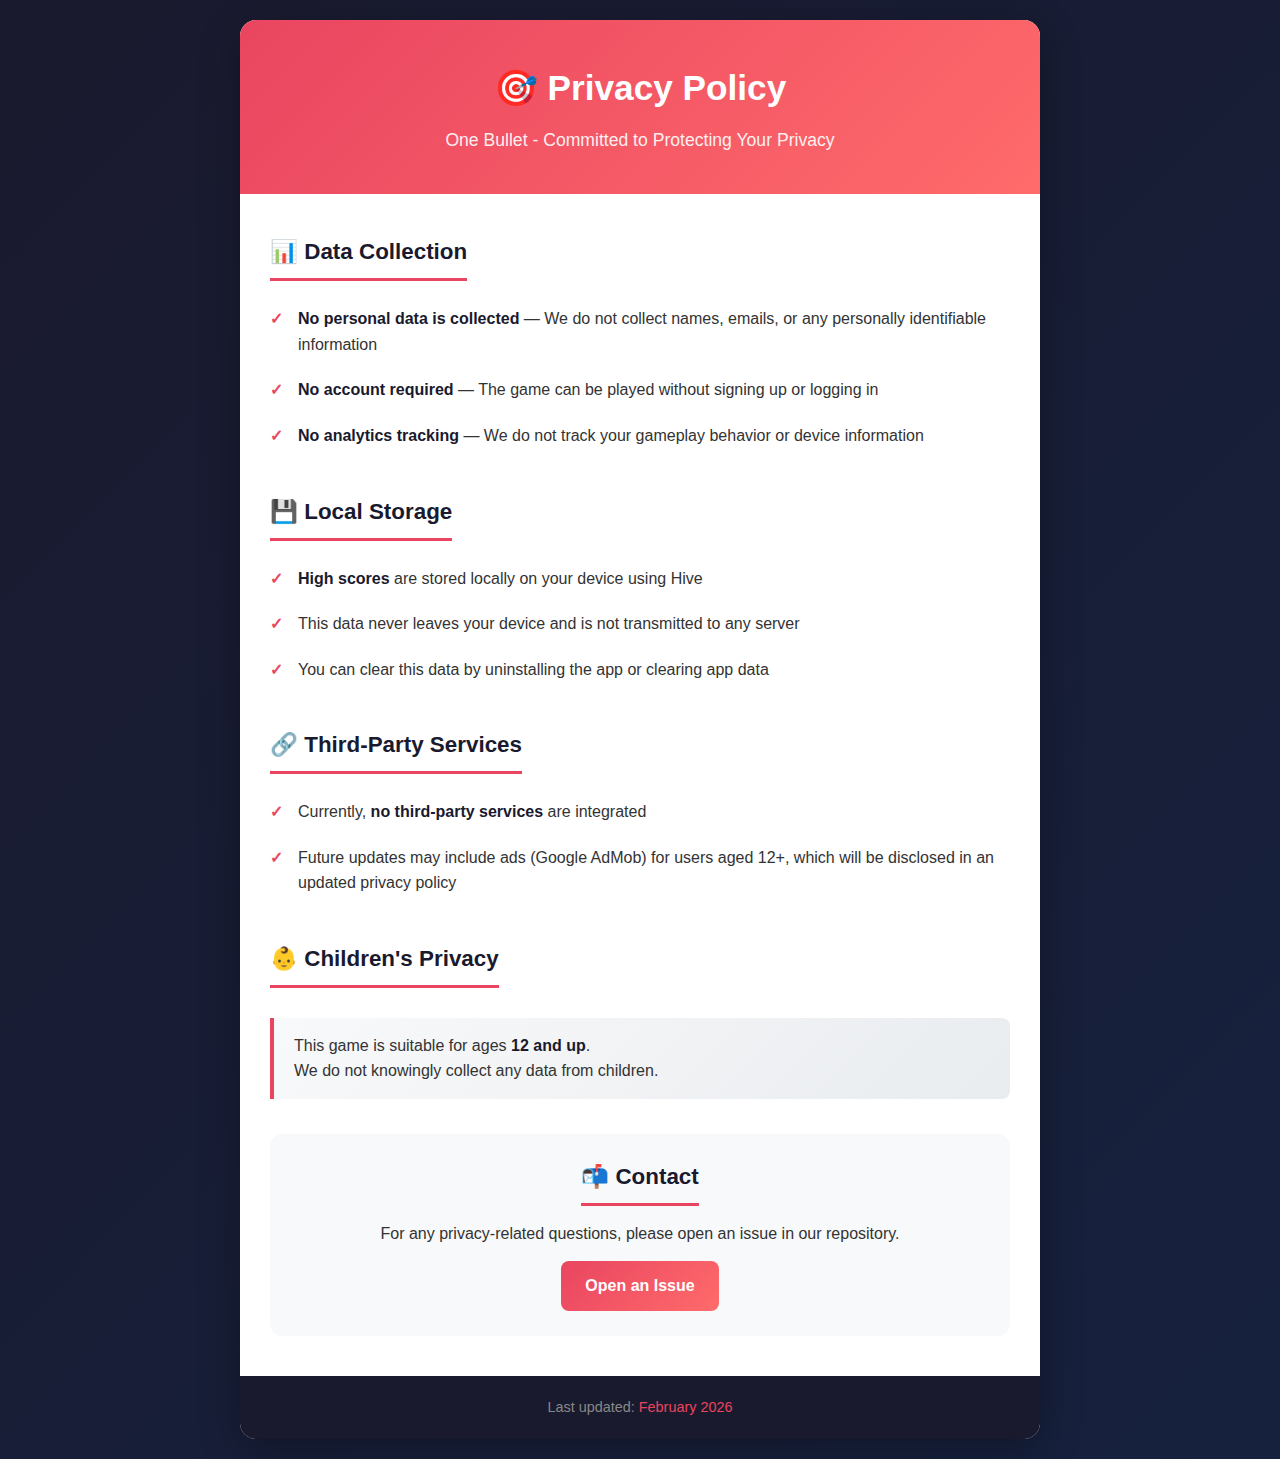
<file: index.html>
<!DOCTYPE html>
<html lang="en">
<head>
    <meta charset="UTF-8">
    <meta name="viewport" content="width=device-width, initial-scale=1.0">
    <title>Privacy Policy - One Bullet</title>
    <style>
        /* Reset and base styles */
        * {
            margin: 0;
            padding: 0;
            box-sizing: border-box;
        }

        body {
            font-family: -apple-system, BlinkMacSystemFont, 'Segoe UI', Roboto, Oxygen, Ubuntu, Cantarell, sans-serif;
            line-height: 1.6;
            color: #333;
            background: linear-gradient(135deg, #1a1a2e 0%, #16213e 100%);
            min-height: 100vh;
            padding: 20px;
        }

        /* Main container */
        .container {
            max-width: 800px;
            margin: 0 auto;
            background: #ffffff;
            border-radius: 16px;
            box-shadow: 0 10px 40px rgba(0, 0, 0, 0.3);
            overflow: hidden;
        }

        /* Header section */
        header {
            background: linear-gradient(135deg, #e94560 0%, #ff6b6b 100%);
            color: white;
            padding: 40px 30px;
            text-align: center;
        }

        header h1 {
            font-size: 2.2rem;
            margin-bottom: 10px;
            display: flex;
            align-items: center;
            justify-content: center;
            gap: 12px;
        }

        header .subtitle {
            font-size: 1.1rem;
            opacity: 0.9;
        }

        /* Content section */
        .content {
            padding: 40px 30px;
        }

        /* Section styles */
        section {
            margin-bottom: 35px;
        }

        section:last-child {
            margin-bottom: 0;
        }

        h2 {
            color: #1a1a2e;
            font-size: 1.4rem;
            margin-bottom: 15px;
            padding-bottom: 8px;
            border-bottom: 3px solid #e94560;
            display: inline-block;
        }

        /* List styles */
        ul {
            list-style: none;
            padding-left: 0;
        }

        li {
            padding: 10px 0;
            padding-left: 28px;
            position: relative;
        }

        li::before {
            content: '✓';
            position: absolute;
            left: 0;
            color: #e94560;
            font-weight: bold;
        }

        /* Strong text highlighting */
        strong {
            color: #1a1a2e;
        }

        /* Highlight box for important info */
        .highlight-box {
            background: linear-gradient(135deg, #f8f9fa 0%, #e9ecef 100%);
            border-left: 4px solid #e94560;
            padding: 15px 20px;
            border-radius: 0 8px 8px 0;
            margin: 15px 0;
        }

        /* Contact section */
        .contact-section {
            background: #f8f9fa;
            padding: 25px;
            border-radius: 12px;
            text-align: center;
        }

        .contact-section p {
            margin-bottom: 15px;
        }

        .contact-link {
            display: inline-block;
            background: linear-gradient(135deg, #e94560 0%, #ff6b6b 100%);
            color: white;
            text-decoration: none;
            padding: 12px 24px;
            border-radius: 8px;
            font-weight: 600;
            transition: transform 0.2s, box-shadow 0.2s;
        }

        .contact-link:hover {
            transform: translateY(-2px);
            box-shadow: 0 5px 20px rgba(233, 69, 96, 0.4);
        }

        /* Footer */
        footer {
            background: #1a1a2e;
            color: #888;
            text-align: center;
            padding: 20px;
            font-size: 0.9rem;
        }

        footer span {
            color: #e94560;
        }

        /* Responsive adjustments */
        @media (max-width: 600px) {
            body {
                padding: 10px;
            }

            header {
                padding: 30px 20px;
            }

            header h1 {
                font-size: 1.8rem;
            }

            .content {
                padding: 30px 20px;
            }

            h2 {
                font-size: 1.2rem;
            }
        }
    </style>
</head>
<body>
    <div class="container">
        <!-- Header -->
        <header>
            <h1>🎯 Privacy Policy</h1>
            <p class="subtitle">One Bullet - Committed to Protecting Your Privacy</p>
        </header>

        <!-- Main Content -->
        <div class="content">
            <!-- Data Collection Section -->
            <section>
                <h2>📊 Data Collection</h2>
                <ul>
                    <li><strong>No personal data is collected</strong> — We do not collect names, emails, or any personally identifiable information</li>
                    <li><strong>No account required</strong> — The game can be played without signing up or logging in</li>
                    <li><strong>No analytics tracking</strong> — We do not track your gameplay behavior or device information</li>
                </ul>
            </section>

            <!-- Local Storage Section -->
            <section>
                <h2>💾 Local Storage</h2>
                <ul>
                    <li><strong>High scores</strong> are stored locally on your device using Hive</li>
                    <li>This data never leaves your device and is not transmitted to any server</li>
                    <li>You can clear this data by uninstalling the app or clearing app data</li>
                </ul>
            </section>

            <!-- Third-Party Services Section -->
            <section>
                <h2>🔗 Third-Party Services</h2>
                <ul>
                    <li>Currently, <strong>no third-party services</strong> are integrated</li>
                    <li>Future updates may include ads (Google AdMob) for users aged 12+, which will be disclosed in an updated privacy policy</li>
                </ul>
            </section>

            <!-- Children's Privacy Section -->
            <section>
                <h2>👶 Children's Privacy</h2>
                <div class="highlight-box">
                    <p>This game is suitable for ages <strong>12 and up</strong>.</p>
                    <p>We do not knowingly collect any data from children.</p>
                </div>
            </section>

            <!-- Contact Section -->
            <section>
                <div class="contact-section">
                    <h2>📬 Contact</h2>
                    <p>For any privacy-related questions, please open an issue in our repository.</p>
                    <a href="https://github.com/ali-ahmed/one-bullet-privacy-policy/issues" class="contact-link">Open an Issue</a>
                </div>
            </section>
        </div>

        <!-- Footer -->
        <footer>
            <p>Last updated: <span>February 2026</span></p>
        </footer>
    </div>
</body>
</html>
</file>
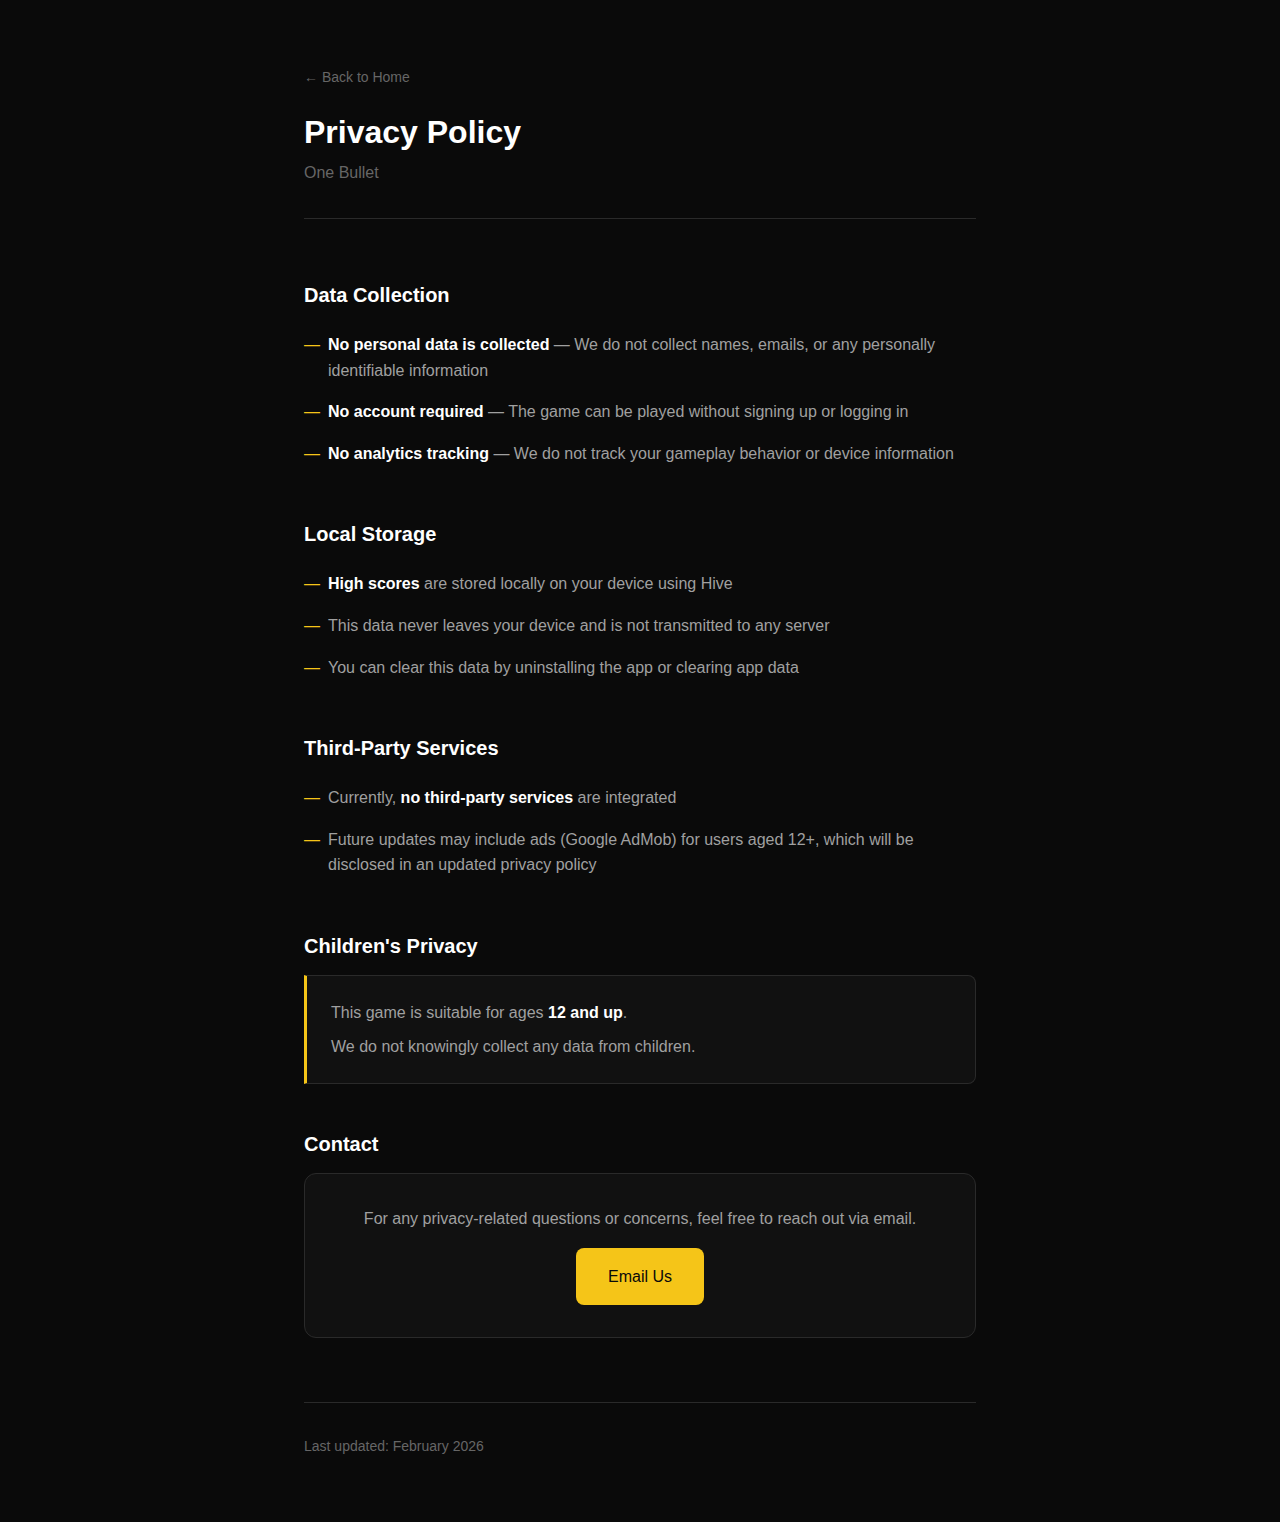
<file: privacy.html>
<!DOCTYPE html>
<html lang="en">
<head>
    <meta charset="UTF-8">
    <meta name="viewport" content="width=device-width, initial-scale=1.0">
    <meta name="description" content="Privacy Policy for One Bullet - A survival game committed to protecting your privacy.">
    <title>Privacy Policy - One Bullet</title>
    
    <!-- Favicon -->
    <link rel="icon" type="image/png" href="assets/images/app_logo_no_bg.png">
    
    <!-- CSS - Modular imports -->
    <link rel="stylesheet" href="css/variables.css">
    <link rel="stylesheet" href="css/base.css">
    <link rel="stylesheet" href="css/components.css">
    <link rel="stylesheet" href="css/layout.css">
    <link rel="stylesheet" href="css/privacy.css">
</head>
<body>
    <main class="privacy-page">
        <div class="container">
            <!-- Header -->
            <header class="privacy-header">
                <a href="index.html" class="privacy-header__back">
                    ← Back to Home
                </a>
                <h1 class="privacy-header__title">Privacy Policy</h1>
                <p class="privacy-header__subtitle">One Bullet</p>
            </header>

            <!-- Data Collection Section -->
            <section class="privacy-section">
                <h2 class="privacy-section__title">Data Collection</h2>
                <ul class="privacy-section__list">
                    <li><strong>No personal data is collected</strong> — We do not collect names, emails, or any personally identifiable information</li>
                    <li><strong>No account required</strong> — The game can be played without signing up or logging in</li>
                    <li><strong>No analytics tracking</strong> — We do not track your gameplay behavior or device information</li>
                </ul>
            </section>

            <!-- Local Storage Section -->
            <section class="privacy-section">
                <h2 class="privacy-section__title">Local Storage</h2>
                <ul class="privacy-section__list">
                    <li><strong>High scores</strong> are stored locally on your device using Hive</li>
                    <li>This data never leaves your device and is not transmitted to any server</li>
                    <li>You can clear this data by uninstalling the app or clearing app data</li>
                </ul>
            </section>

            <!-- Third-Party Services Section -->
            <section class="privacy-section">
                <h2 class="privacy-section__title">Third-Party Services</h2>
                <ul class="privacy-section__list">
                    <li>Currently, <strong>no third-party services</strong> are integrated</li>
                    <li>Future updates may include ads (Google AdMob) for users aged 12+, which will be disclosed in an updated privacy policy</li>
                </ul>
            </section>

            <!-- Children's Privacy Section -->
            <section class="privacy-section">
                <h2 class="privacy-section__title">Children's Privacy</h2>
                <div class="privacy-highlight">
                    <p>This game is suitable for ages <strong>12 and up</strong>.</p>
                    <p>We do not knowingly collect any data from children.</p>
                </div>
            </section>

            <!-- Contact Section -->
            <section class="privacy-section">
                <h2 class="privacy-section__title">Contact</h2>
                <div class="privacy-contact">
                    <p>For any privacy-related questions or concerns, feel free to reach out via email.</p>
                    <a href="mailto:ali.the.ahmed18@gmail.com" class="btn btn--primary">
                        Email Us
                    </a>
                </div>
            </section>

            <!-- Footer -->
            <footer class="privacy-footer">
                <p>Last updated: February 2026</p>
            </footer>
        </div>
    </main>
</body>
</html>
</file>
<file: css/variables.css>
/* ==========================================================================
   CSS Custom Properties (Variables)
   Centralized design tokens for consistent theming
   ========================================================================== */

:root {
    /* -------------------------
       Color Palette
       ------------------------- */
    /* Primary colors */
    --color-background: #0a0a0a;
    --color-surface: #111111;
    --color-surface-elevated: #1a1a1a;
    
    /* Accent colors (gold/yellow from bullet) */
    --color-accent: #f5c518;
    --color-accent-light: #ffd84d;
    --color-accent-dark: #c9a000;
    
    /* Text colors */
    --color-text-primary: #ffffff;
    --color-text-secondary: #a0a0a0;
    --color-text-muted: #666666;
    
    /* Border colors */
    --color-border: #2a2a2a;
    --color-border-light: #333333;

    /* -------------------------
       Typography
       ------------------------- */
    --font-family-base: -apple-system, BlinkMacSystemFont, 'Segoe UI', Roboto, Oxygen, Ubuntu, Cantarell, sans-serif;
    --font-family-mono: 'SF Mono', 'Fira Code', 'Consolas', monospace;
    
    /* Font sizes */
    --font-size-xs: 0.75rem;    /* 12px */
    --font-size-sm: 0.875rem;   /* 14px */
    --font-size-base: 1rem;     /* 16px */
    --font-size-lg: 1.125rem;   /* 18px */
    --font-size-xl: 1.25rem;    /* 20px */
    --font-size-2xl: 1.5rem;    /* 24px */
    --font-size-3xl: 2rem;      /* 32px */
    --font-size-4xl: 2.5rem;    /* 40px */
    --font-size-5xl: 3rem;      /* 48px */
    
    /* Font weights */
    --font-weight-normal: 400;
    --font-weight-medium: 500;
    --font-weight-semibold: 600;
    --font-weight-bold: 700;
    
    /* Line heights */
    --line-height-tight: 1.25;
    --line-height-base: 1.6;
    --line-height-relaxed: 1.75;

    /* -------------------------
       Spacing Scale
       ------------------------- */
    --spacing-xs: 0.25rem;   /* 4px */
    --spacing-sm: 0.5rem;    /* 8px */
    --spacing-md: 1rem;      /* 16px */
    --spacing-lg: 1.5rem;    /* 24px */
    --spacing-xl: 2rem;      /* 32px */
    --spacing-2xl: 3rem;     /* 48px */
    --spacing-3xl: 4rem;     /* 64px */
    --spacing-4xl: 6rem;     /* 96px */

    /* -------------------------
       Layout
       ------------------------- */
    --container-max-width: 1100px;
    --container-padding: var(--spacing-lg);
    --section-spacing: var(--spacing-4xl);
    
    /* -------------------------
       Border Radius
       ------------------------- */
    --radius-sm: 4px;
    --radius-md: 8px;
    --radius-lg: 12px;
    --radius-xl: 16px;
    --radius-full: 9999px;

    /* -------------------------
       Transitions
       ------------------------- */
    --transition-fast: 150ms ease;
    --transition-base: 250ms ease;
    --transition-slow: 350ms ease;

    /* -------------------------
       Shadows
       ------------------------- */
    --shadow-sm: 0 1px 2px rgba(0, 0, 0, 0.5);
    --shadow-md: 0 4px 12px rgba(0, 0, 0, 0.5);
    --shadow-lg: 0 8px 24px rgba(0, 0, 0, 0.6);
    --shadow-accent: 0 4px 20px rgba(245, 197, 24, 0.3);
}
</file>
<file: css/components.css>
/* ==========================================================================
   Reusable Components
   Buttons, cards, badges, and other UI elements
   ========================================================================== */

/* -------------------------
   Container
   ------------------------- */
.container {
    max-width: var(--container-max-width);
    margin: 0 auto;
    padding: 0 var(--container-padding);
}

/* -------------------------
   Section
   ------------------------- */
.section {
    padding: var(--section-spacing) 0;
}

.section--reduced {
    padding: var(--spacing-3xl) 0;
}

/* -------------------------
   Section Header
   ------------------------- */
.section-header {
    text-align: center;
    margin-bottom: var(--spacing-3xl);
}

.section-title {
    font-size: var(--font-size-3xl);
    margin-bottom: var(--spacing-md);
}

.section-subtitle {
    font-size: var(--font-size-lg);
    color: var(--color-text-secondary);
    max-width: 600px;
    margin: 0 auto;
}

/* -------------------------
   Buttons
   ------------------------- */
.btn {
    display: inline-flex;
    align-items: center;
    justify-content: center;
    gap: var(--spacing-sm);
    padding: var(--spacing-md) var(--spacing-xl);
    font-size: var(--font-size-base);
    font-weight: var(--font-weight-medium);
    border-radius: var(--radius-md);
    transition: all var(--transition-base);
    text-decoration: none;
}

/* Primary button - filled with accent color */
.btn--primary {
    background-color: var(--color-accent);
    color: var(--color-background);
}

.btn--primary:hover {
    background-color: var(--color-accent-light);
    color: var(--color-background);
    box-shadow: var(--shadow-accent);
    transform: translateY(-2px);
}

/* Secondary button - outlined */
.btn--secondary {
    background-color: transparent;
    color: var(--color-text-primary);
    border: 1px solid var(--color-border-light);
}

.btn--secondary:hover {
    border-color: var(--color-accent);
    color: var(--color-accent);
}

/* Small button variant */
.btn--sm {
    padding: var(--spacing-sm) var(--spacing-md);
    font-size: var(--font-size-sm);
}

/* Disabled button variant */
.btn--disabled {
    opacity: 0.7;
    cursor: default;
    pointer-events: none;
}

/* -------------------------
   Cards
   ------------------------- */
.card {
    background-color: var(--color-surface);
    border: 1px solid var(--color-border);
    border-radius: var(--radius-lg);
    padding: var(--spacing-xl);
    transition: border-color var(--transition-base);
}

.card:hover {
    border-color: var(--color-border-light);
}

.card__icon {
    font-size: var(--font-size-3xl);
    margin-bottom: var(--spacing-md);
}

.card__title {
    font-size: var(--font-size-xl);
    margin-bottom: var(--spacing-sm);
}

.card__description {
    font-size: var(--font-size-base);
    color: var(--color-text-secondary);
}

/* -------------------------
   Badge
   ------------------------- */
.badge {
    display: inline-block;
    padding: var(--spacing-xs) var(--spacing-md);
    font-size: var(--font-size-xs);
    font-weight: var(--font-weight-medium);
    text-transform: uppercase;
    letter-spacing: 0.05em;
    border-radius: var(--radius-full);
    background-color: var(--color-surface-elevated);
    color: var(--color-accent);
    border: 1px solid var(--color-border);
}

/* -------------------------
   Divider
   ------------------------- */
.divider {
    height: 1px;
    background-color: var(--color-border);
    border: none;
    margin: var(--spacing-2xl) 0;
}

/* -------------------------
   Accent Text
   ------------------------- */
.text-accent {
    color: var(--color-accent);
}

.text-muted {
    color: var(--color-text-muted);
}
</file>
<file: css/layout.css>
/* ==========================================================================
   Layout Utilities
   Grid systems and layout helpers
   ========================================================================== */

/* -------------------------
   Flexbox Utilities
   ------------------------- */
.flex {
    display: flex;
}

.flex-col {
    flex-direction: column;
}

.flex-wrap {
    flex-wrap: wrap;
}

.items-center {
    align-items: center;
}

.items-start {
    align-items: flex-start;
}

.justify-center {
    justify-content: center;
}

.justify-between {
    justify-content: space-between;
}

.gap-sm {
    gap: var(--spacing-sm);
}

.gap-md {
    gap: var(--spacing-md);
}

.gap-lg {
    gap: var(--spacing-lg);
}

.gap-xl {
    gap: var(--spacing-xl);
}

/* -------------------------
   Grid System
   ------------------------- */
.grid {
    display: grid;
    gap: var(--spacing-lg);
}

.grid-2 {
    grid-template-columns: repeat(2, 1fr);
}

.grid-3 {
    grid-template-columns: repeat(3, 1fr);
}

.grid-4 {
    grid-template-columns: repeat(4, 1fr);
}

/* Auto-fit grids */
.grid-auto-fit {
    grid-template-columns: repeat(auto-fit, minmax(280px, 1fr));
}

/* -------------------------
   Spacing Utilities
   ------------------------- */
.mt-sm { margin-top: var(--spacing-sm); }
.mt-md { margin-top: var(--spacing-md); }
.mt-lg { margin-top: var(--spacing-lg); }
.mt-xl { margin-top: var(--spacing-xl); }
.mt-2xl { margin-top: var(--spacing-2xl); }

.mb-sm { margin-bottom: var(--spacing-sm); }
.mb-md { margin-bottom: var(--spacing-md); }
.mb-lg { margin-bottom: var(--spacing-lg); }
.mb-xl { margin-bottom: var(--spacing-xl); }

/* -------------------------
   Text Alignment
   ------------------------- */
.text-center {
    text-align: center;
}

.text-left {
    text-align: left;
}

/* -------------------------
   Responsive Grid Breakpoints
   ------------------------- */
@media (max-width: 1024px) {
    .grid-4 {
        grid-template-columns: repeat(2, 1fr);
    }
}

@media (max-width: 768px) {
    .grid-2,
    .grid-3,
    .grid-4 {
        grid-template-columns: 1fr;
    }
    
    .md\:flex-col {
        flex-direction: column;
    }
    
    .md\:text-center {
        text-align: center;
    }
}

@media (max-width: 480px) {
    .grid-auto-fit {
        grid-template-columns: 1fr;
    }
}
</file>
<file: css/privacy.css>
/* ==========================================================================
   Privacy Policy Page Specific Styles
   ========================================================================== */

/* -------------------------
   Privacy Page Layout
   ------------------------- */
.privacy-page {
    padding: var(--spacing-3xl) 0;
}

.privacy-page .container {
    max-width: 720px;
}

/* -------------------------
   Privacy Header
   ------------------------- */
.privacy-header {
    margin-bottom: var(--spacing-3xl);
    padding-bottom: var(--spacing-xl);
    border-bottom: 1px solid var(--color-border);
}

.privacy-header__title {
    font-size: var(--font-size-3xl);
    margin-bottom: var(--spacing-sm);
}

.privacy-header__subtitle {
    color: var(--color-text-muted);
}

.privacy-header__back {
    display: inline-flex;
    align-items: center;
    gap: var(--spacing-sm);
    margin-bottom: var(--spacing-lg);
    font-size: var(--font-size-sm);
    color: var(--color-text-muted);
}

.privacy-header__back:hover {
    color: var(--color-accent);
}

/* -------------------------
   Privacy Sections
   ------------------------- */
.privacy-section {
    margin-bottom: var(--spacing-2xl);
}

.privacy-section:last-child {
    margin-bottom: 0;
}

.privacy-section__title {
    font-size: var(--font-size-xl);
    margin-bottom: var(--spacing-md);
    color: var(--color-text-primary);
}

.privacy-section__list {
    padding-left: 0;
}

.privacy-section__list li {
    position: relative;
    padding: var(--spacing-sm) 0;
    padding-left: var(--spacing-lg);
    color: var(--color-text-secondary);
}

.privacy-section__list li::before {
    content: '—';
    position: absolute;
    left: 0;
    color: var(--color-accent);
}

/* -------------------------
   Highlight Box
   ------------------------- */
.privacy-highlight {
    background-color: var(--color-surface);
    border: 1px solid var(--color-border);
    border-left: 3px solid var(--color-accent);
    padding: var(--spacing-lg);
    border-radius: 0 var(--radius-md) var(--radius-md) 0;
    margin-top: var(--spacing-md);
}

.privacy-highlight p {
    color: var(--color-text-secondary);
}

.privacy-highlight p + p {
    margin-top: var(--spacing-sm);
}

/* -------------------------
   Contact Box
   ------------------------- */
.privacy-contact {
    background-color: var(--color-surface);
    border: 1px solid var(--color-border);
    border-radius: var(--radius-lg);
    padding: var(--spacing-xl);
    text-align: center;
    margin-top: var(--spacing-md);
}

.privacy-contact p {
    margin-bottom: var(--spacing-md);
}

/* -------------------------
   Privacy Footer
   ------------------------- */
.privacy-footer {
    margin-top: var(--spacing-3xl);
    padding-top: var(--spacing-xl);
    border-top: 1px solid var(--color-border);
}

.privacy-footer p {
    font-size: var(--font-size-sm);
    color: var(--color-text-muted);
}

/* -------------------------
   Responsive
   ------------------------- */
@media (max-width: 768px) {
    .privacy-header__title {
        font-size: var(--font-size-2xl);
    }
    
    .privacy-section__title {
        font-size: var(--font-size-lg);
    }
}
</file>
<file: css/base.css>
/* ==========================================================================
   Base Styles
   Reset and foundational styles
   ========================================================================== */

/* -------------------------
   CSS Reset
   ------------------------- */
*,
*::before,
*::after {
    margin: 0;
    padding: 0;
    box-sizing: border-box;
}

/* -------------------------
   Root Element
   ------------------------- */
html {
    font-size: 16px;
    scroll-behavior: smooth;
    -webkit-font-smoothing: antialiased;
    -moz-osx-font-smoothing: grayscale;
}

/* -------------------------
   Body
   ------------------------- */
body {
    font-family: var(--font-family-base);
    font-size: var(--font-size-base);
    font-weight: var(--font-weight-normal);
    line-height: var(--line-height-base);
    color: var(--color-text-primary);
    background-color: var(--color-background);
    min-height: 100vh;
}

/* -------------------------
   Typography
   ------------------------- */
h1, h2, h3, h4, h5, h6 {
    font-weight: var(--font-weight-semibold);
    line-height: var(--line-height-tight);
    color: var(--color-text-primary);
}

p {
    color: var(--color-text-secondary);
}

a {
    color: var(--color-accent);
    text-decoration: none;
    transition: color var(--transition-fast);
}

a:hover {
    color: var(--color-accent-light);
}

strong {
    font-weight: var(--font-weight-semibold);
    color: var(--color-text-primary);
}

/* -------------------------
   Lists
   ------------------------- */
ul, ol {
    list-style: none;
}

/* -------------------------
   Images
   ------------------------- */
img {
    max-width: 100%;
    height: auto;
    display: block;
}

/* -------------------------
   Buttons
   ------------------------- */
button {
    font-family: inherit;
    font-size: inherit;
    cursor: pointer;
    border: none;
    background: none;
}

/* -------------------------
   Focus Styles
   ------------------------- */
:focus-visible {
    outline: 2px solid var(--color-accent);
    outline-offset: 2px;
}
</file>
